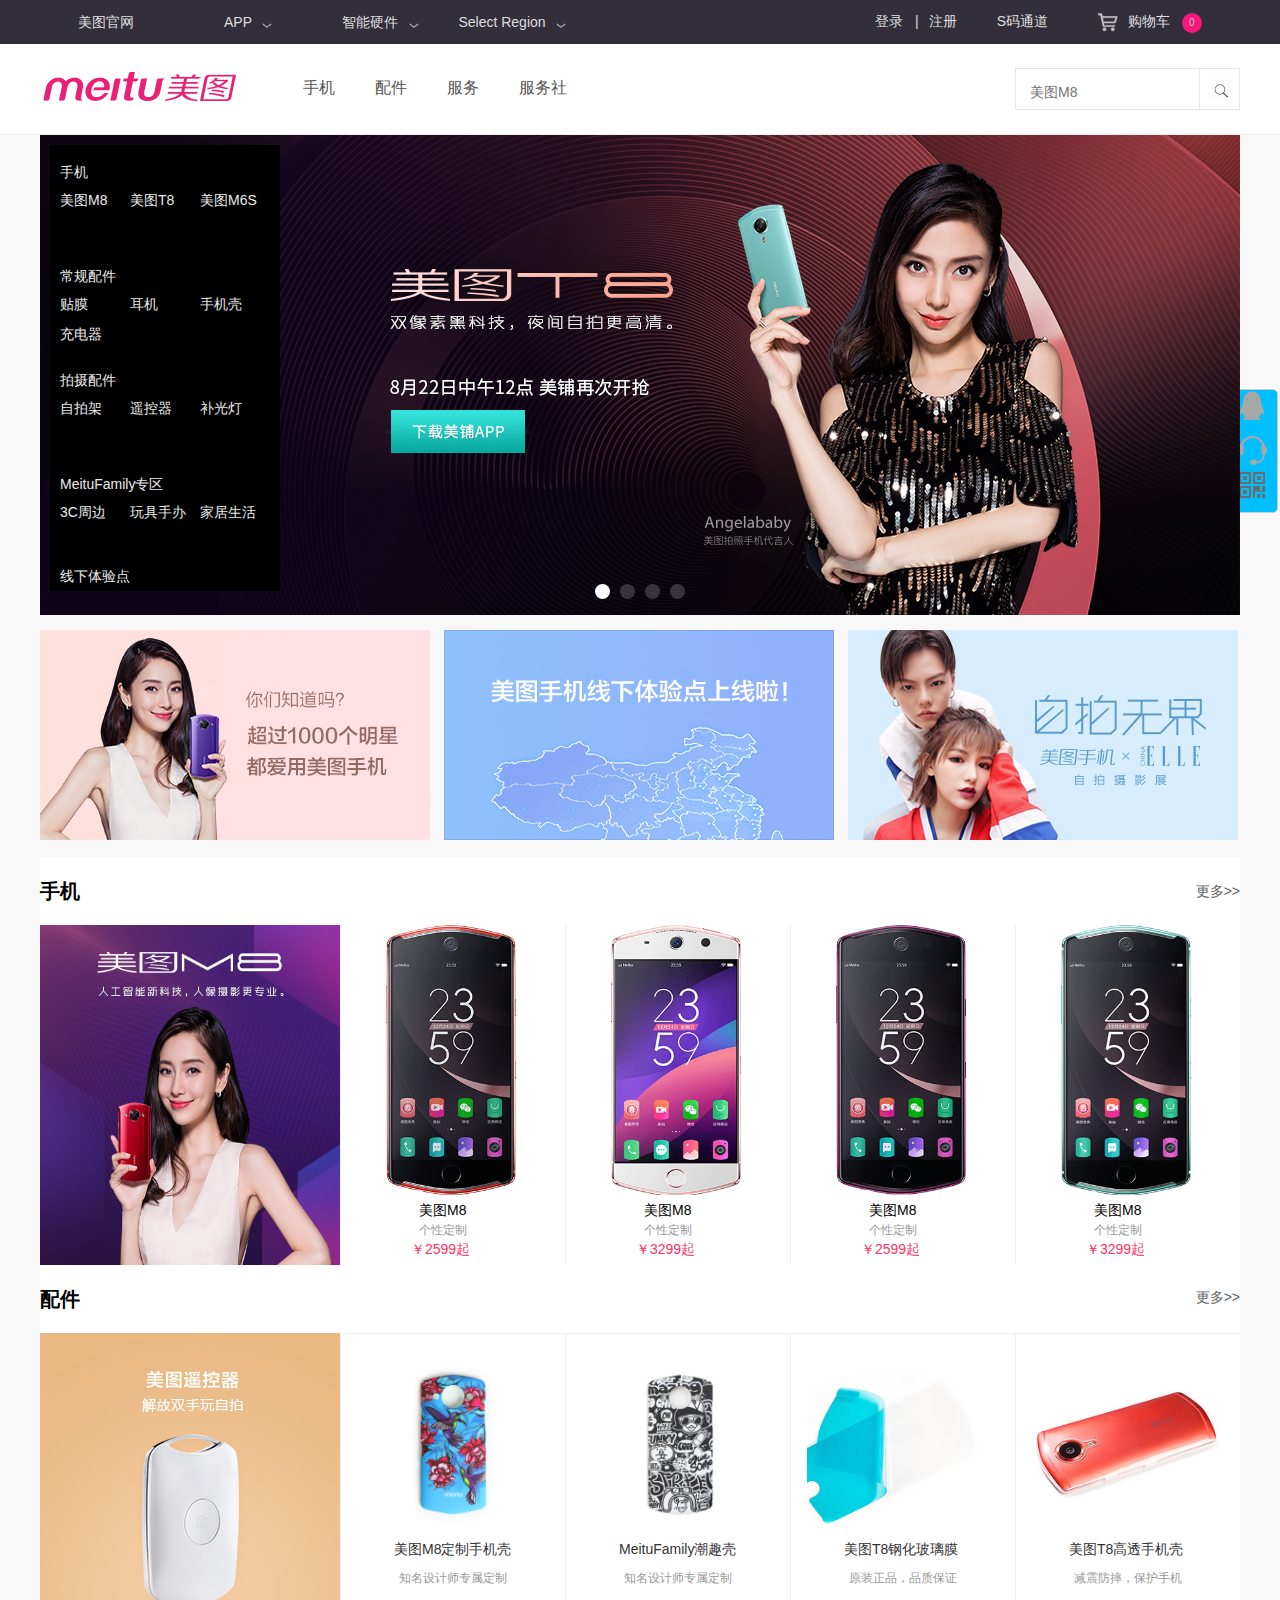
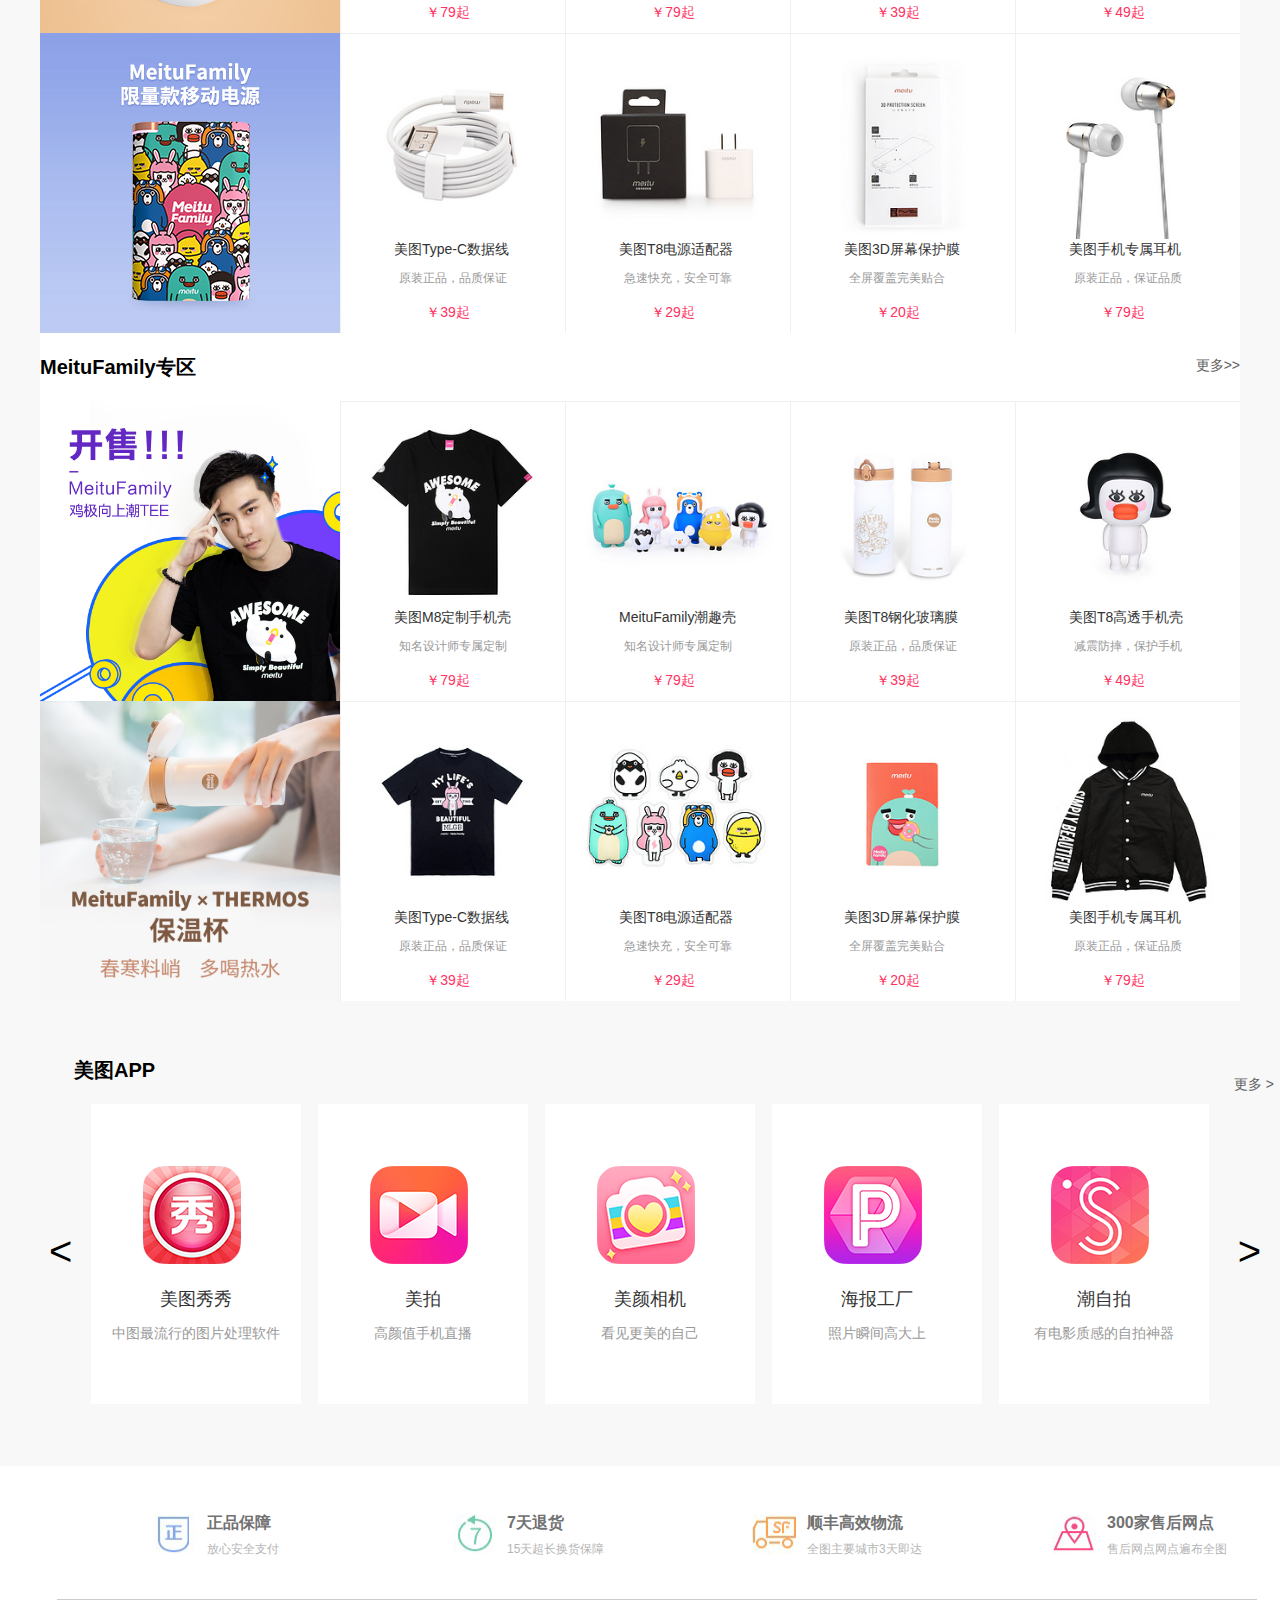
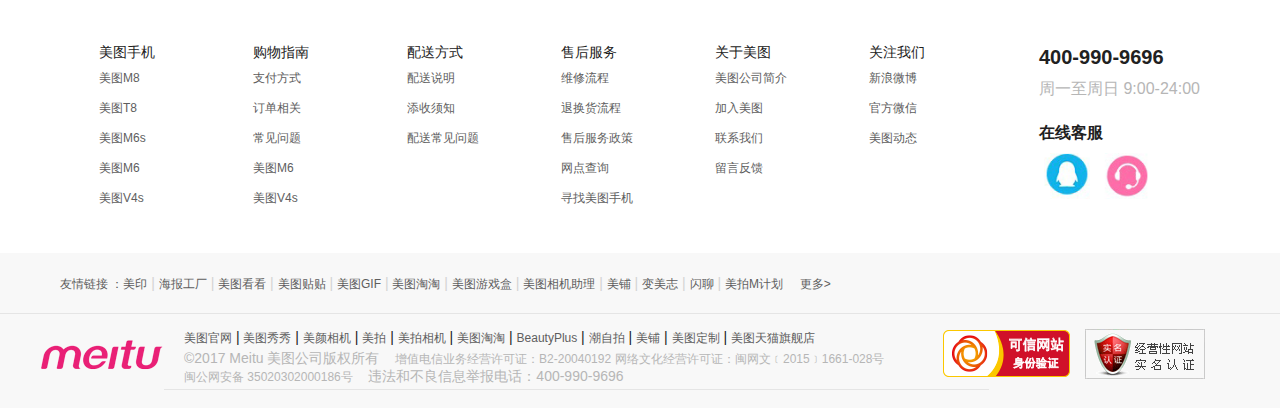
<file: index.html>
<!doctype html>
<html>
<head>
<meta charset="UTF-8">
<title>首页</title>
<link rel="stylesheet" type="text/css" href="css/common.css"/>
<link rel="stylesheet" type="text/css" href="css/index.css"/>
</head>
<body>
	<!-- header -->
	<header>
		<div class="header_box">
			<ul class="h_box_left">
				<li class="h_box_left_a"><a href="#">美图官网</a></li>
				<li class="h_box_left_a">
					<a href="#"><img class="xx" src="img/jiantoux.png" alt=""><img class="ss" src="img/jiantous.png" alt="">APP</a>
					<ul class="h_box_left_b">
						<li><a href="#">美图秀秀</a></li>
						<li><a href="#">美颜相机</a></li>
						<li><a href="#">美拍</a></li>
						<li><a href="#">了解更多产品</a></li>
					</ul>
				</li>
				<li class="h_box_left_a">
					<a href="#"><img class="xx1" src="img/jiantoux.png" alt=""><img class="ss1" src="img/jiantous.png" alt="">智能硬件</a>
					<ul class="h_box_left_b">
						<li><a href="#">美图智能手机</a></li>
					</ul>
				</li>
				<li class="h_box_left_a">
					<a href="#"><img class="xx2" src="img/jiantoux.png" alt=""><img class="ss2" src="img/jiantous.png" alt="">Select Region</a>
					<ul class="h_box_left_b">
						<li><a href="#">Global Home</a></li>
						<li><a href="#">Hong Kong</a></li>
						<li><a href="#">Macao</a></li>
						<li><a href="#">Taiwan</a></li>
					</ul>
				</li>
			</ul>
			<ul class="h_box_right">
				<li class="h_b_r_zd">
					<a href="#" style="padding-right:10px;">登录&nbsp;&nbsp;&nbsp;|</a>
					<a href="#" >注册</a>
				</li>
				<li class="h_b_r_s"><a href="#">S码通道</a></li>
				<li class="h_b_r_shopping" style="width:132px;">
					<a href="#"><img src="img/shopping.png" alt="" />购物车&nbsp;&nbsp;&nbsp;<span>0</span></a>
					<div class="h_box_r_box"><a href="#">购物车中还没有东西马上去挑选一下吧...</a></div>
				</li>
			</ul>
		</div>
	</header>
	<!-- nav -->
	<div class="nav">
		<div class="nav_content">
			<div class="nav_left">
				<a href="#"><img src="img/logo.png" alt=""></a>
			</div>
			<div class="nav_center">
				<a href="#">手机</a>
				<a href="#">配件</a>
				<a href="#">服务</a>
				<a href="#">服务社</a>
			</div>
			<div class="nav_right">
				<input class="n_nr_in" type="text" placeholder="美图M8" />
				<input class="n_nr_se" type="button"  value=""/>
				<img src="img/b.png"/>
			</div>
		</div>
	</div>
	<!--banner-->
	<div class="banner">
		<div class="banner_box">
			<div class="swiper-container" id='box'>
				<div class="swiper-wrapper">
					<div class="swiper-slide"><img src="img/swiper_0.jpg"></div>
					<div class="swiper-slide"><img src="img/swiper_1.jpg"></div>
					<div class="swiper-slide"><img src="img/swiper_2.jpg"></div>
					<div class="swiper-slide"><img src="img/swiper_3.jpg"></div>
				</div>
				<div class="swiper-pagination"></div>
			</div>
			<div class="banner_menu">
				<ul class="b_m_uls">
					<li class="b_m_u_lis">
						<dl>
							<dt><a href="#">手机</a></dt>
							<dd><a href="#">美图M8</a></dd>
							<dd><a href="#">美图T8</a></dd>
							<dd><a href="#">美图M6S</a></dd>
						</dl>
						<div class="b_m_u_lis_box">
							<div class="bmulb_sex">
								<a  href="#"><img src="img/b_m_u_lis_01.jpg"><span>美图M8</span></a>
							</div>
							<div class="bmulb_sex">
								<a  href="#"><img src="img/b_m_u_lis_02.jpg"><span>美图T8</span></a>
							</div>
							<div class="bmulb_sex">
								<a  href="#"><img src="img/b_m_u_lis_03.jpg"><span>限量版</span></a>
							</div>
							<div class="bmulb_sex">
								<a  href="#"><img src="img/b_m_u_lis_04.jpg"><span>美图T8</span></a>
							</div>
							<div class="bmulb_sex">
								<a  href="#"><img src="img/b_m_u_lis_01.jpg"><span>美图M8</span></a>
							</div>
						</div>
					</li>
					<li class="b_m_u_lis">
						<dl>
							<dt><a href="#">常规配件</a></dt>
							<dd><a href="#">贴膜</a></dd>
							<dd><a href="#">耳机</a></dd>
							<dd><a href="#">手机壳</a></dd>
							<dd><a href="#">充电器</a></dd>
						</dl>
						<div class="b_m_u_lis_box">
							<div class="bmulb_sex">
								<a  href="#"><img src="img/b_m_u_lis_05.jpg"><span>美图M8</span></a>
							</div>
							<div class="bmulb_sex">
								<a  href="#"><img src="img/b_m_u_lis_06.jpg"><span>美图T8</span></a>
							</div>
							<div class="bmulb_sex">
								<a  href="#"><img src="img/b_m_u_lis_07.jpg"><span>限量版</span></a>
							</div>
							<div class="bmulb_sex">
								<a  href="#"><img src="img/b_m_u_lis_08.jpg"><span>美图T8</span></a>
							</div>
							<div class="bmulb_sex">
								<a  href="#"><img src="img/b_m_u_lis_06.jpg"><span>美图M8</span></a>
							</div>
						</div>
					</li>
					<li class="b_m_u_lis">
						<dl>
							<dt><a href="#">拍摄配件</a></dt>
							<dd><a href="#">自拍架</a></dd>
							<dd><a href="#">遥控器</a></dd>
							<dd><a href="#">补光灯</a></dd>
						</dl>
						<div class="b_m_u_lis_box">
							<div class="bmulb_sex">
								<a  href="#"><img src="img/b_m_u_lis_09.jpg"><span>美图M8</span></a>
							</div>
							<div class="bmulb_sex">
								<a  href="#"><img src="img/b_m_u_lis_10.jpg"><span>美图T8</span></a>
							</div>
							<div class="bmulb_sex">
								<a  href="#"><img src="img/b_m_u_lis_11.jpg"><span>限量版</span></a>
							</div>
						</div>
					</li>
					<li class="b_m_u_lis">
						<dl>
							<dt><a href="#">MeituFamily专区</a></dt>
							<dd><a href="#">3C周边</a></dd>
							<dd><a href="#">玩具手办</a></dd>
							<dd><a href="#">家居生活</a></dd>
						</dl>
						<div class="b_m_u_lis_box">
							<div class="bmulb_sex">
								<a  href="#"><img src="img/b_m_u_lis_12.jpg"><span>美图M8</span></a>
							</div>
							<div class="bmulb_sex">
								<a  href="#"><img src="img/b_m_u_lis_13.jpg"><span>美图T8</span></a>
							</div>
							<div class="bmulb_sex">
								<a  href="#"><img src="img/b_m_u_lis_12.jpg"><span>限量版</span></a>
							</div>
							<div class="bmulb_sex">
								<a  href="#"><img src="img/b_m_u_lis_13.jpg"><span>限量版</span></a>
							</div>
						<div class="b_m_u_lis_box">
					</li>
					<li class="b_m_u_lis" style="width:210px;height:20px;">
						<dl>
							<dt ><a style="line-height:20px;" href="#">线下体验点</a></dt>
						</dl>
					</li>
				</ul>
			</div>
		</div>
	</div>
<!--activity-->
	<div class="activity">
		<div class="activity_box">
			<a href="#" style="margin-left:0px;"><img src="img/activity_1.jpg" alt="" /></a>
			<a href="#"><img src="img/activity_2.jpg" alt="" /></a>
			<a href="#"><img src="img/activity_3.jpg" alt="" /></a>
		</div>
	</div>
<!--content-->
<!--手机-->
	<div class="content">
		<div class="content_sj">
			<div class="c_s_top">
				<p style="font-weight: 700;">手机</p>
				<a href="#">更多>></a>
			</div>
			<div class="c_s_bottom">
				<a href="#"><img src="img/shouji_1.jpg" alt="" class="csb_img"/></a>
				<div class="csb_box">
					<a href="#"><img class="csb_box_one" src="img/shouji_2.gif" alt="" /></a>
					<a href="#"><img class="csb_box_two" src="img/shouji_3.gif" alt="" /></a>
					<div class="csb_box_three">
						<p class="cb_five">美图M8</p>
						<p class="cb_six">个性定制</p>
						<p class="cb_seven"><a href="#" style="margin-left:25px;color: #ff3161;">￥2599起</a></p>
					</div>
				</div>
				<div class="csb_box">
					<a href="#"><img class="csb_box_one" src="img/shouji_4.gif" alt="" /></a>
					<a href="#"><img class="csb_box_two" src="img/shouji_5.gif" alt="" /></a>
					<div class="csb_box_three">
						<p class="cb_five">美图M8</p>
						<p class="cb_six">个性定制</p>
						<p class="cb_seven"><a href="#" style="margin-left:25px;color: #ff3161;">￥3299起</a></p>
					</div>
				</div>
				<div class="csb_box">
					<a href="#"><img class="csb_box_one" src="img/shouji_6.gif" alt="" /></a>
					<a href="#"><img class="csb_box_two" src="img/shouji_7.gif" alt="" /></a>
					<div class="csb_box_three">
						<p class="cb_five">美图M8</p>
						<p class="cb_six">个性定制</p>
						<p class="cb_seven"><a href="#" style="margin-left:25px;color: #ff3161;">￥2599起</a></p>
					</div>
				</div>
				<div class="csb_box">
					<a href="#"><img class="csb_box_one" src="img/shouji_8.gif" alt="" /></a>
					<a href="#"><img class="csb_box_two" src="img/shouji_9.gif" alt="" /></a>
					<div class="csb_box_three">
						<p class="cb_five">美图M8</p>
						<p class="cb_six">个性定制</p>
						<p class="cb_seven"><a href="#" style="margin-left:25px;color: #ff3161;">￥3299起</a></p>
					</div>
				</div>
			</div>
		</div>
<!--配件-->
		<div class="content_pj">
			<div class="c_p_top">
				<p style="font-weight: 700;">配件</p>
				<a href="#">更多>></a>
			</div>
			<div class="c_p_bottom">
				<a href="#"><img src="img/peijian_1.jpg" class="pjb_one"></a>
				<div class="pjb_two">
					<a href="#"><img class="pjb_four" src="img/peijian_2.jpg"></a>
					<p>美图M8定制手机壳</p>
					<p>知名设计师专属定制</p>
					<a href="#" class="pjb_three">￥79起</a>
				</div>
				<div class="pjb_two">
					<a href="#"><img class="pjb_four" src="img/peijian_3.jpg"></a>
					<p>MeituFamily潮趣壳</p>
					<p>知名设计师专属定制</p>
					<a href="#" class="pjb_three">￥79起</a>
				</div>
				<div class="pjb_two">
					<a href="#"><img class="pjb_four" src="img/peijian_4.jpg"></a>
					<p>美图T8钢化玻璃膜</p>
					<p>原装正品，品质保证</p>
					<a href="#" class="pjb_three">￥39起</a>
				</div>
				<div class="pjb_two">
					<a href="#"><img class="pjb_four" src="img/peijian_5.jpg"></a>
					<p>美图T8高透手机壳</p>
					<p>减震防摔，保护手机</p>
					<a href="#" class="pjb_three">￥49起</a>
				</div>
			</div>
			<div class="c_p_bottom">
				<a href="#"><img src="img/peijian_6.jpg" class="pjb_one"></a>
				<div class="pjb_two">
					<a href="#"><img class="pjb_four" src="img/peijian_7.jpg"></a>
					<p>美图Type-C数据线</p>
					<p>原装正品，品质保证</p>
					<a href="#" class="pjb_three">￥39起</a>
				</div>
				<div class="pjb_two">
					<a href="#"><img class="pjb_four" src="img/peijian_8.jpg"></a>
					<p>美图T8电源适配器</p>
					<p>急速快充，安全可靠</p>
					<a href="#" class="pjb_three">￥29起</a>
				</div>
				<div class="pjb_two">
					<a href="#"><img class="pjb_four" src="img/peijian_9.jpg"></a>
					<p>美图3D屏幕保护膜</p>
					<p>全屏覆盖完美贴合</p>
					<a href="#" class="pjb_three">￥20起</a>
				</div>
				<div class="pjb_two">
					<a href="#"><img class="pjb_four" src="img/peijian_10.jpg"></a>
					<p>美图手机专属耳机</p>
					<p>原装正品，保证品质</p>
					<a href="#" class="pjb_three">￥79起</a>
				</div>
			</div>
		</div>
<!--MeituFamily专区-->
		<div class="content_pj">
			<div class="c_p_top">
				<p style="font-weight: 700;">MeituFamily专区</p>
				<a href="#">更多>></a>
			</div>
			<div class="c_p_bottom">
				<a href="#"><img src="img/peijian_11.jpg" class="pjb_one"></a>
				<div class="pjb_two">
					<a href="#"><img class="pjb_four" src="img/peijian_12.jpg"></a>
					<p>美图M8定制手机壳</p>
					<p>知名设计师专属定制</p>
					<a href="#" class="pjb_three">￥79起</a>
				</div>
				<div class="pjb_two">
					<a href="#"><img class="pjb_four" src="img/peijian_13.jpg"></a>
					<p>MeituFamily潮趣壳</p>
					<p>知名设计师专属定制</p>
					<a href="#" class="pjb_three">￥79起</a>
				</div>
				<div class="pjb_two">
					<a href="#"><img class="pjb_four" src="img/peijian_14.jpg"></a>
					<p>美图T8钢化玻璃膜</p>
					<p>原装正品，品质保证</p>
					<a href="#" class="pjb_three">￥39起</a>
				</div>
				<div class="pjb_two">
					<a href="#"><img class="pjb_four" src="img/peijian_15.jpg"></a>
					<p>美图T8高透手机壳</p>
					<p>减震防摔，保护手机</p>
					<a href="#" class="pjb_three">￥49起</a>
				</div>
			</div>
			<div class="c_p_bottom">
				<a href="#"><img src="img/peijian_16.jpg" class="pjb_one"></a>
				<div class="pjb_two">
					<a href="#"><img class="pjb_four" src="img/peijian_17.jpg"></a>
					<p>美图Type-C数据线</p>
					<p>原装正品，品质保证</p>
					<a href="#" class="pjb_three">￥39起</a>
				</div>
				<div class="pjb_two">
					<a href="#"><img class="pjb_four" src="img/peijian_18.jpg"></a>
					<p>美图T8电源适配器</p>
					<p>急速快充，安全可靠</p>
					<a href="#" class="pjb_three">￥29起</a>
				</div>
				<div class="pjb_two">
					<a href="#"><img class="pjb_four" src="img/peijian_19.jpg"></a>
					<p>美图3D屏幕保护膜</p>
					<p>全屏覆盖完美贴合</p>
					<a href="#" class="pjb_three">￥20起</a>
				</div>
				<div class="pjb_two">
					<a href="#"><img class="pjb_four" src="img/peijian_20.jpg"></a>
					<p>美图手机专属耳机</p>
					<p>原装正品，保证品质</p>
					<a href="#" class="pjb_three">￥79起</a>
				</div>
			</div>
		</div>
	</div>
<!--美图APP-->
	<div class="app">
		<div class="app_box">
			<div class="app_box_top">
				<p>美图APP</p>
				<a href="#">更多 ></a>
			</div>
			<div class="app_box_bottom">
				<span id="abb_cl_left"><</span>
				<div id="abb_app">
					<ul id="abb_app_uls">
						<li>
							<a href="#">
							<img src="img/meitu_app_1.png" alt="" />
							<span class="abb_app_so">美图秀秀</span>
							<span class="abb_app_st">中图最流行的图片处理软件</span>
							</a>
						</li>
						<li>
							<a href="#">
							<img src="img/meitu_app_2.png" alt="" />
							<span class="abb_app_so">美拍</span>
							<span class="abb_app_st">高颜值手机直播</span>
							</a>
						</li>
						<li>
							<a href="#">
							<img src="img/meitu_app_3.png" alt="" />
							<span class="abb_app_so">美颜相机</span>
							<span class="abb_app_st">看见更美的自己</span>
							</a>
						</li>
						<li>
							<a href="#">
							<img src="img/meitu_app_4.png" alt="" />
							<span class="abb_app_so">海报工厂</span>
							<span class="abb_app_st">照片瞬间高大上</span>
							</a>
						</li>
						<li>
							<a href="#">
							<img src="img/meitu_app_5.png" alt="" />
							<span class="abb_app_so">潮自拍</span>
							<span class="abb_app_st">有电影质感的自拍神器</span>
							</a>
						</li>
						<li>
							<a href="#">
							<img src="img/meitu_app_6.png" alt="" />
							<span class="abb_app_so">美妆相机</span>
							<span class="abb_app_st">效果最好的美妆神器</span>
							</a>
						</li>
						<li>
							<a href="#">
							<img src="img/meitu_app_7.png" alt="" />
							<span class="abb_app_so">万能相机</span>
							<span class="abb_app_st">你只需要一个相机APP</span>
							</a>
						</li>
						<li>
							<a href="#">
							<img src="img/meitu_app_8.png" alt="" />
							<span class="abb_app_so">柚子相机</span>
							<span class="abb_app_st">人人都是摄影师</span>
							</a>
						</li>
					</ul>
				</div>
				<span id="abb_cl_right">></span>
			</div>
		</div>
	</div>
<!--footer-->
	<div class="footer">
		<div class="footer_top">
			<div class="ft_top">
				<div class="ft_sex">
					<img src="img/footer_top_1.png" alt="" />
					<h5>正品保障</h5>
					<p>放心安全支付</p>
				</div>
				<div class="ft_sex">
					<img src="img/footer_top_2.png" alt="" />
					<h5>7天退货</h5>
					<p>15天超长换货保障</p>
				</div>
				<div class="ft_sex">
					<img src="img/footer_top_3.png" alt="" />
					<h5>顺丰高效物流</h5>
					<p>全图主要城市3天即达</p>
				</div>
				<div class="ft_sex">
					<img src="img/footer_top_4.png" alt="" />
					<h5>300家售后网点</h5>
					<p>售后网点网点遍布全图</p>
				</div>
			</div>
			<div class="ft_bottom">
				<dl>
					<dt>美图手机</dt>
					<dd><a href="#">美图M8</a></dd>
					<dd><a href="#">美图T8</a></dd>
					<dd><a href="#">美图M6s</a></dd>
					<dd><a href="#">美图M6</a></dd>
					<dd><a href="#">美图V4s</a></dd>
				</dl>
				<dl>
					<dt>购物指南</dt>
					<dd><a href="#">支付方式</a></dd>
					<dd><a href="#">订单相关</a></dd>
					<dd><a href="#">常见问题</a></dd>
					<dd><a href="#">美图M6</a></dd>
					<dd><a href="#">美图V4s</a></dd>
				</dl>
				<dl>
					<dt>配送方式</dt>
					<dd><a href="#">配送说明</a></dd>
					<dd><a href="#">添收须知</a></dd>
					<dd><a href="#">配送常见问题</a></dd>
				</dl>
				<dl>
					<dt>售后服务</dt>
					<dd><a href="#">维修流程</a></dd>
					<dd><a href="#">退换货流程</a></dd>
					<dd><a href="#">售后服务政策</a></dd>
					<dd><a href="#">网点查询</a></dd>
					<dd><a href="#">寻找美图手机</a></dd>
				</dl>
				<dl>
					<dt>关于美图</dt>
					<dd><a href="#">美图公司简介</a></dd>
					<dd><a href="#">加入美图</a></dd>
					<dd><a href="#">联系我们</a></dd>
					<dd><a href="#">留言反馈</a></dd>
				</dl>
				<dl>
					<dt>关注我们</dt>
					<dd><a href="#">新浪微博</a></dd>
					<dd><a href="#">官方微信</a></dd>
					<dd><a href="#">美图动态</a></dd>
				</dl>
				<div class="ft_bottom_right">
					<h5>400-990-9696</h5>
					<p>周一至周日  9:00-24:00</p>
					<h3>在线客服</h3>
					<a href="#"><img src="img/footer_img_1.png" alt="" /></a>
					<a href="#"><img src="img/footer_img_2.png" alt="" /></a>
				</div>
			</div>
		</div>
		<div class="footer_bottom">
			<div class="fb_top">
				<ul style="margin-left:60px;">
					<li style="font-size: 12px;color: #5e5e5e;line-height: 22px;">友情链接 ：</li>
					<li><a href="#">美印</a>&nbsp;|&nbsp;</li>
					<li><a href="#">海报工厂</a>&nbsp;|&nbsp;</li>
					<li><a href="#">美图看看</a>&nbsp;|&nbsp;</li>
					<li><a href="#">美图贴贴</a>&nbsp;|&nbsp;</li>
					<li><a href="#">美图GIF</a>&nbsp;|&nbsp;</li>
					<li><a href="#">美图淘淘</a>&nbsp;|&nbsp;</li>
					<li><a href="#">美图游戏盒</a>&nbsp;|&nbsp;</li>
					<li><a href="#">美图相机助理</a>&nbsp;|&nbsp;</li>
					<li><a href="#">美铺</a>&nbsp;|&nbsp;</li>
					<li><a href="#">变美志</a>&nbsp;|&nbsp;</li>
					<li><a href="#">闪聊</a>&nbsp;|&nbsp;</li>
					<li><a href="#">美拍M计划</a></li>
					<li><a href="#">&nbsp;&nbsp;&nbsp;&nbsp;&nbsp;更多></a></li>
				</ul>
			</div>
			<div class="fb_bottom">
				<a href="#"><img src="img/footer_logo.png" alt="" style="float:left;margin-top:25px;"/></a>
				<div class="fb_bottom_sex" style="width: 825px;">
					<ul>
						<li><a href="#">美图官网</a>&nbsp;|&nbsp;</li>
						<li><a href="#">美图秀秀</a>&nbsp;|&nbsp;</li>
						<li><a href="#">美颜相机</a>&nbsp;|&nbsp;</li>
						<li><a href="#">美拍</a>&nbsp;|&nbsp;</li>
						<li><a href="#">美拍相机</a>&nbsp;|&nbsp;</li>
						<li><a href="#">美图淘淘</a>&nbsp;|&nbsp;</li>
						<li><a href="#">BeautyPlus</a>&nbsp;|&nbsp;</li>
						<li><a href="#">潮自拍</a>&nbsp;|&nbsp;</li>
						<li><a href="#">美铺</a>&nbsp;|&nbsp;</li>
						<li><a href="#">美图定制</a>&nbsp;|&nbsp;</li>
						<li><a href="#">美图天猫旗舰店</a></li>
					</ul>
					<div style="margin: 34px 0 0 20px;color: #b6b6b6">
						©2017&nbsp;Meitu&nbsp;美图公司版权所有 &nbsp;&nbsp;
						<a href="#">增值电信业务经营许可证：B2-20040192</a>
						<a href="#">网络文化经营许可证：闽网文﹝2015﹞1661-028号</a>
					</div>
					<div style="margin: -3px 0 0 20px;color: #b6b6b6;font-size:14px;">
						<a href="#">闽公网安备 35020302000186号</a>
						 &nbsp;&nbsp; 违法和不良信息举报电话：400-990-9696
					</div>
				</div>
				<a href="#"><img src="img/footer_3.png" alt="" style="float:right;margin:-60px 170px 0 0;"/></a>
				<a href="#"><img src="img/footer_4.png" alt="" style="float:right;margin:-61px 35px 0 0;"/></a>
			</div>
		</div>
	</div>
<!--侧边栏-->
	<!--左侧边栏-->
	<div id="left_side">
		<ul id="rs_box">
			<li id="rs_box_daohang" style="cursor: pointer;">导航</li>
			<li id="rs_box_shouji" style="cursor: pointer;">手机</li>
			<li id="rs_box_peijian" style="cursor: pointer;">配件</li>
			<li id="rs_box_zhuanqu" style="cursor: pointer;">专区</li>
			<li id="rs_box_app" style="cursor: pointer;">APP</li>
		</ul>
	</div>
	<!--右侧边栏-->
	<div id="right_side">
		<p class="rs_qq" title="QQ客服"></p>
		<p class="rs_kf" title="客户服务"></p>
		<p id="rs_gzh">
			<ul id="rs_gzh_sex">
				<li><img src="img/right_side_ewm.jpg" alt="" class="rs_img"/></li>
				<li style="display: list-item;text-align: center;"><span >关注美图手机公众号</span></li>
			</ul>
		</p>
		<div id="rs_zd" title="回到顶部"></div>
	</div>
</body>
<link rel="stylesheet" type="text/css" href="css/swiper-3.3.1.min.css"/>
<script type="text/javascript" src="js/jquery-2.1.0.js"></script>
<script src="js/swiper-3.3.1.min.js"></script>
<script src="js/index.js"></script>
</html>
</file>
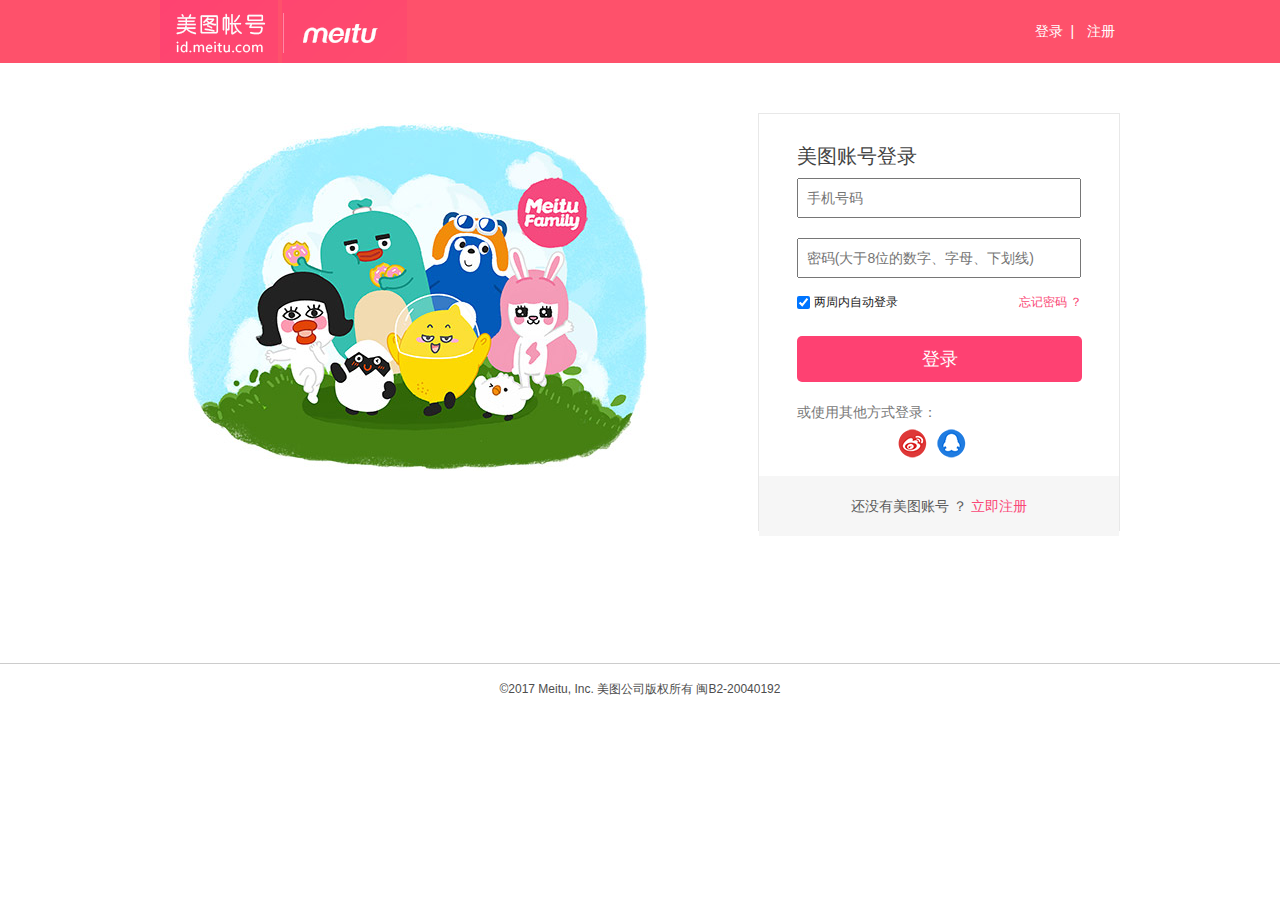
<file: login.html>
<!doctype html>
<html>
<head>
<meta charset="UTF-8">
<title>登陆</title>
<link rel="stylesheet" type="text/css" href="css/common.css"/>
<link rel="stylesheet" type="text/css" href="css/login.css"/>
</head>
<body>
	<!-- header -->
	<header>
		<div class="header_box">
			<div class="h_b_left">
				<a href="#"><img src="img/log_1.png" alt=""></a>
				<a href="#"><img src="img/log_2.png" alt=""></a>
			</div>
			<div class="h_b_right">
				<a href="#">注册</a>
				<a href="#">登录&nbsp;&nbsp;|&nbsp;&nbsp;</a>
			</div>
		</div>
	</header>
	<!-- content -->
	<div class="content">
		<div class="content_box">
			<div class="c_b_img">
				<img src="img/login.jpg" alt="">
			</div>
			<div class="c_b_aside">
				<p class="aside_headline">美图账号登录</p>
				<input type="text" id="txt1" placeholder="&nbsp;&nbsp;手机号码"/>
				<input type="password" id="txt2" placeholder="&nbsp;&nbsp;密码(大于8位的数字、字母、下划线)"/>
				<div class="aside_option">
					<input type="checkbox" checked style="vertical-align: middle;"/>&nbsp;<span style="font-size: 12px;line-height: 28px;">两周内自动登录</span>
					<a href="#">忘记密码  ？</a>
				</div>
				<div id="aside_login">
					<p id="a_l_BTLogin">登录</p>
				</div>
				<p style="font-size: 14px;color: #787878;margin: 20px 0 0 38px;">或使用其他方式登录：</p>
				<a href="#"><img src="img/wb_img.gif" alt="" style="margin:5px 5px 0 138px;"/></a>
		 		<a href=""><img src="img/qq_img.gif" alt=""  style="margin-top: 5px;"/></a>	
		 		<div class="aside_bottom">
					还没有美图账号 ？
					<a href="#" style="color: #fa4776;">立即注册</a>
				</div>
			</div>
		</div>
	</div>
	<!-- footer -->
	<footer>
		©2017 Meitu, Inc. 美图公司版权所有 
		<a href="#" style="color: #4d4d4d;">闽B2-20040192</a>
	</footer>
</body>
</html>
</file>
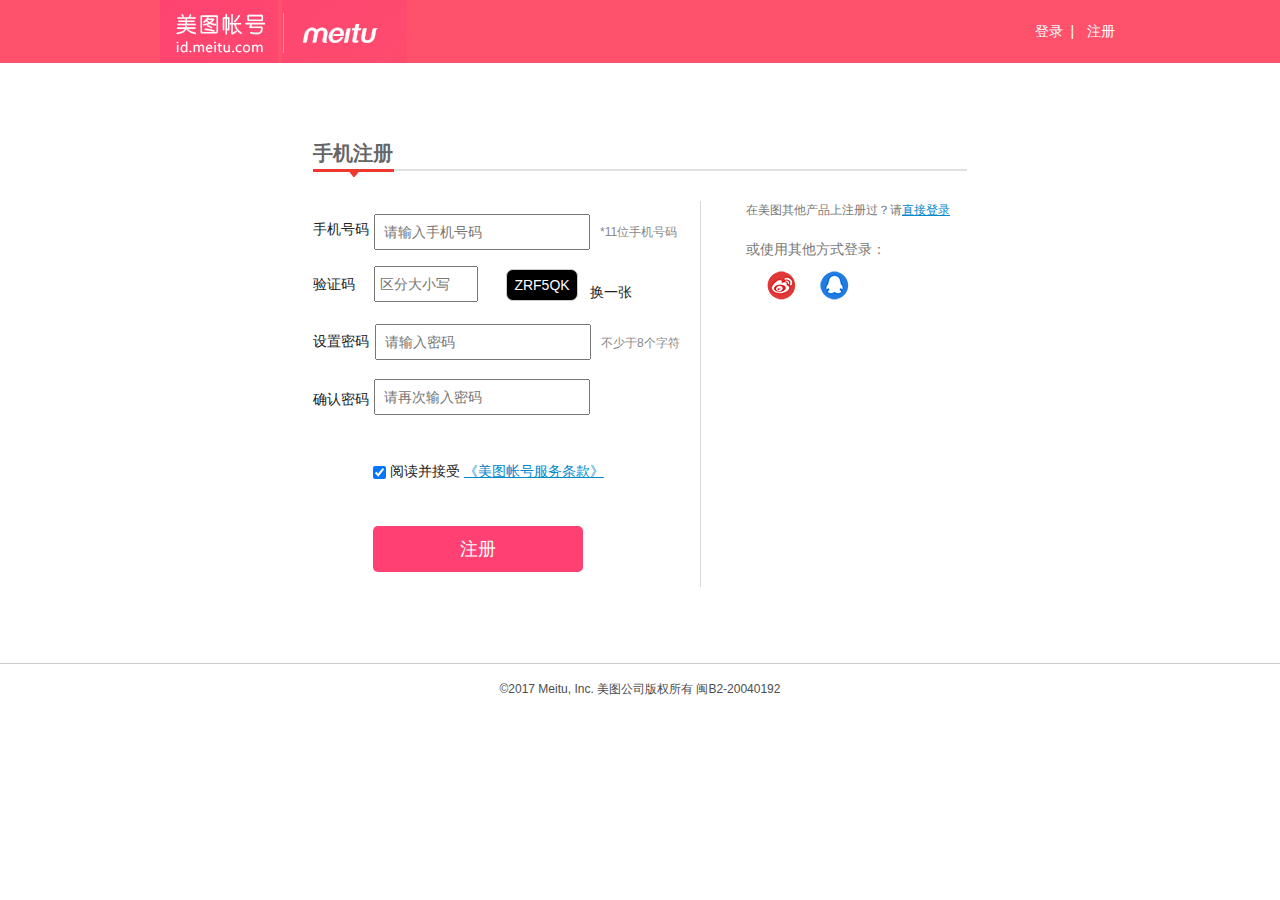
<file: register.html>
<!doctype html>
<html lang="en">
<head>
<meta charset="UTF-8">
<title>注册</title>
<link rel="stylesheet" type="text/css" href="css/common.css"/>
<link rel="stylesheet" type="text/css" href="css/register.css"/>
</head>
<body>
	<!-- header -->
	<header>
		<div class="header_box">
			<div class="h_b_left">
				<a href="#"><img src="img/log_1.png" alt=""></a>
				<a href="#"><img src="img/log_2.png" alt=""></a>
			</div>
			<div class="h_b_right">
				<a href="#">注册</a>
				<a href="#">登录&nbsp;&nbsp;|&nbsp;&nbsp;</a>
			</div>
		</div>
	</header>
	<!-- nav -->
	<div class="nav">
		<div class="nav_box">
			<div class="n_b_top">
				<h3>手机注册</h3>
				<img src="img/icon.png" alt=""/>
			</div>
			<div class="n_b_bottom">
				<div class="n_bottom_left">
					<ul>
						<li>
							<span style="display: block;padding-top: 18px;">手机号码&nbsp;</span>
							<input type="text" placeholder="&nbsp;&nbsp;请输入手机号码" required="required" style="display:block;margin: -26px 0 0 61px;width: 212px;height: 32px;"/>
							<span id="n_b_l_phone">*11位手机号码</span>
						</li>
						<li>
							<span>验证码&nbsp;&nbsp;&nbsp;&nbsp;</span>
							<input id="n_b_l_verification_one" type="text" placeholder="&nbsp;区分大小写"  style="width: 100px;height: 32px;"/>
							<span type="text" id="n_b_l_verification_two"></span>
							<span id="n_b_l_change">换一张</span>
						</li>
						<li>
							<span style="float: left;">设置密码&nbsp;</span>
							<input id="n_b_l_password" type="password" placeholder="&nbsp;&nbsp;请输入密码" required="required"/>
							<span id="n_b_l_password_t">不少于8个字符</span>
						</li>
						<li style="margin-top:20px ;">
							<span style="font-size: 14px;display: block;margin: -27px 0 0 0px;float: left;">确认密码&nbsp;</span>
							<input id="n_b_l_again" type="password" placeholder="&nbsp;&nbsp;请再次输入密码" required="required"/>
						</li>
						<li>
							<div class="n_b_l_check" style="margin: -20px 0 0 60px;">
								<input type="checkbox" checked style="vertical-align: middle;"/>&nbsp;<span>阅读并接受</span>
								<a href="#" style="color: #0088cc;text-decoration: underline;">《美图帐号服务条款》</a>
							</div>
						</li>
						<div id="n_b_l_register">
							<p id="n_b_l_register_c">注册</p>
						</div>
					</ul>
				</div>
				<div class="n_bottom_right">
					<p>在美图其他产品上注册过？请<a href="login.html" style="color: #0088cc;text-decoration: underline;">直接登录</a></p>
					<p style="color: #787878;margin-top:20px;font-size: 14px;">或使用其他方式登录：</p>
					<div style="margin-top:10px;">
						<a href="#" style="margin-left:20px;"><img src="img/wb_img.gif" alt=""></a>
						<a href="#" style="margin-left:20px;"><img src="img/qq_img.gif" alt=""></a>
					</div>
				</div>
			</div>
		</div>
	</div>
	<!-- footer -->
	<footer>
		©2017 Meitu, Inc. 美图公司版权所有 
		<a href="#" style="color: #4d4d4d;">闽B2-20040192</a>
	</footer>
</body>
</html>
<script type="text/javascript" src="js/$.js"></script>
<script type="text/javascript" src="js/register.js" ></script>
</file>
<file: css/common.css>
html,
body {
  /*overflow: hidden;*/
  height: 100%; }


html {
  /*background-color: #ebebeb;*/
  color: #212121;
  font-size: 100px;
  -webkit-user-select: none;
  user-select: none; }

body {
  margin: 0;
  font-size: 0.14em;
  line-height: 1.5;
  font-family: Helvetica Neue, Helvetica, STHeiTi, sans-serif; }

ul,
ol,
dl,
dd,
h1,
h2,
h3,
h4,
h5,
h6,
figure,
form,
fieldset,
legend,
input,
textarea,
button,
p,
blockquote,
th,
td,
pre,
xmp {
  margin: 0;
  padding: 0; }

input,
textarea,
button,
select,
pre,
xmp,
tt,
code,
kbd,
samp {
  line-height: inherit;
  font-family: inherit; }

h1,
h2,
h3,
h4,
h5,
h6,
small,
big,
input,
textarea,
button,
select {
  font-size: inherit; }

address,
cite,
dfn,
em,
i,
optgroup,
var {
  font-style: normal; }

table {
  border-collapse: collapse;
  border-spacing: 0;
  table-layout: fixed;
  text-align: left; }

ul,
ol,
menu {
  list-style: none; }

fieldset,
img {
  border: 0;
  vertical-align: middle; }

article,
aside,
details,
figcaption,
figure,
footer,
header,
main,
menu,
nav,
section,
summary {
  display: block; }

audio,
canvas,
video {
  display: inline-block; }

blockquote:before,
blockquote:after,
q:before,
q:after {
  content: " "; }

textarea,
pre,
xmp {
  overflow: auto;
  -webkit-overflow-scrolling: touch; }

textarea {
  resize: vertical; }

input,
textarea,
button,
select
a {
  outline: 0 none; }

input,
textarea,
button,
select {
  color: inherit; }
  input:disabled,
  textarea:disabled,
  button:disabled,
  select:disabled {
    opacity: 1; }

button::-moz-focus-inner,
input::-moz-focus-inner {
  padding: 0;
  border: 0; }

input[type="button"],
input[type="submit"],
input[type="reset"],
input[type="file"]::-webkit-file-upload-button,
input[type="search"]::-webkit-search-cancel-button {
  -webkit-appearance: none;
  appearance: none; }

mark {
  background-color: transparent; }

a,
ins,
s,
u,
del {
  text-decoration: none; }

a,
img {
  -webkit-touch-callout: none; }

a {
  color: #00afc7; }
</file>
<file: css/index.css>
body {
  background: #F8F8F8; }

/*header*/
header {
  width: 100%;
  height: 44px;
  background: #322f3b; }

header .header_box {
  width: 1200px;
  height: 44px;
  margin: 0 auto; }

header .header_box .h_box_left {
  float: left; }

header .h_box_left_a {
  display: block;
  width: 92px;
  height: 43px;
  float: left;
  padding: 0 20px;
  border-top: 1px solid #322f3b;
  position: relative;
  transition: all 0.5s; }

header .h_box_left_a a, .h_box_right a {
  display: block;
  font-size: 14px;
  color: #dedede;
  text-align: center;
  line-height: 43px; }

header .h_box_left_a img {
  width: 10px;
  height: 10px; }

header .h_box_left_a .xx {
  position: absolute;
  left: 90px;
  top: 20px;
  display: block; }

header .h_box_left_a .ss {
  position: absolute;
  left: 90px;
  top: 20px;
  display: none; }

header .h_box_left_a .xx1 {
  position: absolute;
  left: 105px;
  top: 20px;
  display: block; }

header .h_box_left_a .ss1 {
  position: absolute;
  left: 105px;
  top: 20px;
  display: none; }

header .h_box_left_a .xx2 {
  position: absolute;
  left: 120px;
  top: 20px;
  display: block; }

header .h_box_left_a .ss2 {
  position: absolute;
  left: 120px;
  top: 20px;
  display: none; }

header .h_box_left_b {
  font-size: 14px;
  background: #27252e;
  width: 160px;
  display: none;
  position: absolute;
  left: 0px;
  z-index: 300;
  margin: -1px;
  transition: all 1s; }

header .h_box_left_a:hover {
  border-top: 1px solid #f8177c;
  background: #27252e;
  color: #fff; }

header .h_box_left_a:hover .h_box_left_b {
  display: block; }

.h_box_left_a:hover .ss {
  display: block; }

.h_box_left_a:hover .xx {
  display: none; }

.h_box_left_a:hover .ss1 {
  display: block; }

.h_box_left_a:hover .xx1 {
  display: none; }

.h_box_left_a:hover .ss2 {
  display: block; }

.h_box_left_a:hover .xx2 {
  display: none; }

.header_box .h_box_right {
  float: right; }

.header_box .h_box_right li {
  float: left;
  height: 43px;
  padding-left: 20px;
  padding-right: 20px;
  transition: all 1s; }

.header_box .h_box_right a {
  float: left; }

.header_box .h_box_right img {
  display: inline-block;
  width: 20px;
  height: 20px;
  color: #fff;
  margin: 0 10px 0 10px; }

.header_box .h_box_right span {
  display: inline-block;
  width: 20px;
  height: 20px;
  font-size: 10px;
  line-height: 20px;
  border-radius: 50%;
  background: #F8177C;
  color: #ccc; }

.header_box .h_box_right .h_box_r_box {
  font-size: 10px;
  background: #fff;
  width: 350px;
  height: 200px;
  border: 1px solid #ccc;
  border-top: none;
  display: none;
  position: absolute;
  top: 44px;
  right: 82px;
  z-index: 1000; }

.h_box_right .h_box_r_box a {
  color: #00BFFF;
  line-height: 200px;
  margin-left: 50px; }

.h_box_right .h_b_r_zd:hover {
  background: #fff; }

.h_box_right .h_b_r_zd:hover a {
  color: #000; }

.h_box_right .h_b_r_s:hover a {
  color: #fff; }

.h_box_right .h_b_r_shopping:hover {
  background: #fff;
  color: #f8177c; }

.h_box_right .h_b_r_shopping:hover .h_box_r_box {
  display: block; }

/*nav*/
.nav {
  width: 100%;
  height: 90px;
  background: #fff;
  border-bottom: 1px solid #eee; }

.nav .nav_content {
  width: 1200px;
  height: 90px;
  margin: 0 auto; }

.nav .nav_left {
  float: left; }

.nav .nav_left img {
  width: 213px;
  height: 45px;
  padding-top: 21px;
  margin-right: 30px; }

.nav .nav_center {
  float: left; }

.nav .nav_center a {
  display: block;
  height: 89px;
  font-size: 16px;
  color: #555;
  line-height: 88px;
  padding: 0 20px;
  float: left; }

.nav .nav_center a:hover {
  color: #F8177C; }

.nav .nav_right {
  float: right;
  width: 223px;
  height: 40px;
  border: 1px solid #e5e5e5;
  margin-top: 24px;
  position: relative; }

.nav .nav_right .n_nr_in {
  margin: 13px 0 0 14px;
  border: 0;
  float: left;
  outline: none; }

.nav .nav_right .n_nr_se {
  display: block;
  width: 40px;
  height: 40px;
  float: right;
  background: #fff;
  border: none;
  border-left: 1px solid #e5e5e5;
  cursor: pointer;
  position: absolute;
  right: 0px;
  top: 0px; }

.nav .nav_right img {
  display: inline-block;
  width: 20px;
  height: 20px;
  position: absolute;
  left: 195px;
  top: 10px;
  cursor: pointer; }

.banner {
  width: 100%;
  height: 480px; }

.banner .banner_box {
  width: 1200px;
  height: 480px;
  margin: 0 auto;
  position: relative; }

.swiper-container img {
  width: 1200px;
  height: 480px; }

.swiper-container .swiper-pagination-bullet {
  width: 15px;
  height: 15px;
  display: inline-block;
  border-radius: 100%;
  background: #eee;
  opacity: .2; }

.swiper-container .swiper-pagination-bullet-active {
  opacity: 1;
  background: #fff; }

.banner .banner_menu {
  position: absolute;
  left: 10px;
  top: 10px;
  z-index: 100;
  transition: all 1s ease; }

.banner .banner_menu .b_m_u_lis {
  height: 94px;
  width: 210px;
  background: #000;
  padding: 5px 10px;
  transition: all 1s; }

.banner_menu .b_m_u_lis a {
  font-size: 14px;
  color: #eaeaea;
  text-align: center;
  line-height: 44px; }

.banner_menu .b_m_u_lis dl a:hover {
  text-decoration: underline; }

.banner_menu .b_m_u_lis dt {
  height: 20px; }

.banner_menu .b_m_u_lis dd {
  width: 60px;
  height: 30px;
  line-height: 60px;
  float: left;
  padding: 0 10px 0 0; }

.banner_menu .b_m_u_lis .b_m_u_lis_box {
  width: 200px;
  height: 465px;
  border: 1px solid #ccc;
  border-top: 2px solid #f8177c;
  z-index: 2000;
  position: absolute;
  left: 230px;
  top: -10px;
  background: #fff;
  padding: 8px 0 0 20px;
  display: none; }

.b_m_u_lis .b_m_u_lis_box .bmulb_sex {
  height: 93px; }

.b_m_u_lis .b_m_u_lis_box a {
  font-size: 14px;
  color: #eaeaea;
  text-align: center;
  line-height: 44px;
  margin-top: 8px; }

.b_m_u_lis .b_m_u_lis_box img {
  display: inline-block;
  width: 77px;
  height: 82px; }

.b_m_u_lis .b_m_u_lis_box span {
  display: block;
  color: #000;
  margin: -90px 0 0 70px; }

.b_m_u_lis_box span:hover {
  color: #F8177C; }

.activity {
  width: 100%;
  height: 227px; }

.activity .activity_box {
  width: 1200px;
  margin: 0 auto;
  margin-top: 15px; }

.activity .activity_box a {
  float: left;
  margin-left: 14px; }

.activity .activity_box img {
  transition: all 1s ease; }

.activity .activity_box a:hover img {
  transform: translateY(-15px); }

.content {
  width: 100%;
  height: 1224px; }

.content .content_sj {
  width: 1200px;
  height: 408px;
  margin: 0 auto;
  background: #fff; }

.content .content_sj .c_s_top {
  width: 1200px;
  height: 68px;
  line-height: 68px; }

.content .content_sj p {
  float: left;
  font-size: 20px;
  color: #000; }

.content .c_s_top a {
  float: right;
  font-size: 14px;
  color: #636363; }

.c_s_bottom .csb_img {
  width: 300px;
  height: 340px;
  float: left;
  transition: all 1s; }

.c_s_bottom .csb_box {
  width: 224px;
  height: 339px;
  border-left: 1px solid #f0f0f0;
  float: left;
  position: relative;
  background: #fff; }

.c_s_bottom .csb_box a:nth-child(1) {
  position: absolute;
  left: 45px;
  z-index: 10; }

.c_s_bottom .csb_box a:nth-child(2) {
  position: absolute;
  left: 45px; }

.c_s_bottom .csb_box a img {
  width: 130px;
  height: 270px;
  transition: all 1s ease; }

.c_s_bottom .csb_box .csb_box_three {
  height: 64px;
  margin: 275px 0 0 78px; }

.csb_box .csb_box_three p:nth-child(1) {
  float: none;
  font-size: 14px;
  color: #000;
  opacity: 1;
  transition: all 0.5s ease; }

.csb_box .csb_box_three p:nth-child(2) {
  float: none;
  font-size: 12px;
  color: #999;
  opacity: 1;
  transition: all 0.5s; }

.csb_box .csb_box_three p:nth-child(3) {
  font-size: 14px; }

.c_s_bottom .csb_box .cb_seven a {
  transition: all 1s; }

.content_sj .c_s_bottom .csb_img:hover {
  transform: translateX(-8px);
  box-shadow: 0 0 15px 5px #B3B3B6; }

.c_s_bottom .csb_box:hover .csb_box_one {
  transform: translateX(45px); }

.c_s_bottom .csb_box:hover .csb_box_two {
  transform: translateX(-45px); }

.c_s_bottom .csb_box:hover .cb_five {
  opacity: 0; }

.c_s_bottom .csb_box:hover .cb_six {
  opacity: 0; }

.c_s_bottom .csb_box:hover .cb_seven a {
  transform: translateY(-10px); }

.content .content_pj {
  width: 1200px;
  height: 665px;
  margin: 0 auto;
  background: #fff; }

.content .content_pj .c_p_top {
  width: 1200px;
  height: 68px;
  line-height: 68px; }

.content .content_pj p {
  font-size: 20px;
  color: #000; }

.content .c_p_top a {
  float: right;
  font-size: 14px;
  color: #636363;
  margin-top: -70px; }

.content .c_p_bottom a {
  font-size: 14px;
  text-align: center; }

.c_p_bottom .pjb_one {
  width: 300px;
  height: 300px;
  float: left;
  transition: all 1s;
  display: block; }

.c_p_bottom .pjb_two {
  width: 224px;
  height: 299px;
  border-left: 1px solid #f0f0f0;
  border-top: 1px solid #f0f0f0;
  float: left;
  background: #fff; }

.c_p_bottom .pjb_two a img {
  width: 190px;
  height: 190px;
  transition: all 1s ease;
  margin: 15px 16px; }

.c_p_bottom .pjb_two p:nth-child(2) {
  font-size: 14px;
  color: #333;
  height: 20px;
  line-height: 20px;
  margin: -15px 53px;
  opacity: 1;
  transition: all 0.5s; }

.c_p_bottom .pjb_two p:nth-child(3) {
  font-size: 12px;
  color: #999;
  height: 18px;
  line-height: 18px;
  margin: 25px 58px;
  opacity: 1;
  transition: all 0.5s; }

.c_p_bottom .pjb_two .pjb_three {
  display: block;
  width: 120px;
  height: 60px;
  font-size: 14px;
  color: #ff3161;
  margin: -10px 0 0 47px;
  transition: all 0.5s; }

.c_p_bottom .pjb_one:hover {
  transform: translateX(-8px);
  box-shadow: 0 0 15px 5px #B3B3B6; }

.c_p_bottom .pjb_two:hover .pjb_four {
  transform: scale(1.1); }

.c_p_bottom .pjb_two:hover p {
  opacity: 0; }

.c_p_bottom .pjb_two:hover .pjb_three {
  transform: translateY(-10px); }

.app {
  width: 100%;
  height: 925px; }

.app .app_box {
  width: 1200px;
  height: 403px;
  margin: 0 0 0 74px;
  clear: both;
  position: relative; }

.app .app_box .app_box_top {
  height: 68px;
  line-height: 68px;
  background: #f8f8f8;
  display: flex;
  justify-content: space-between;
  padding-top: 35px; }

.app_box .app_box_top p {
  font-size: 20px;
  color: #000;
  font-weight: 700; }

.app_box .app_box_top a {
  font-size: 14px;
  color: #636363;
  margin-top: 14px; }

#abb_cl_left {
  font-size: 40px;
  color: #000;
  position: absolute;
  top: 220px;
  left: -25px;
  cursor: pointer; }

#abb_app {
  width: 1135px;
  height: 300px;
  padding-left: 17px;
  overflow: hidden;
  position: relative; }

#abb_app_uls {
  position: absolute; }

#abb_app_uls li {
  width: 210px;
  height: 300px;
  background: #fff;
  margin-right: 17px;
  float: left;
  transition: all 1s; }

#abb_app_uls li a img {
  width: 98px;
  height: 98px;
  margin: 62px 0 32px 52px; }

#abb_app_uls li:hover {
  transform: translateY(-10px); }

.abb_app_so {
  display: block;
  font-size: 18px;
  color: #333;
  margin-top: -10px;
  text-align: center; }

.abb_app_st {
  display: block;
  color: #999;
  margin-top: 10px;
  text-align: center; }

#abb_cl_right {
  font-size: 40px;
  color: #000;
  position: absolute;
  top: 220px;
  right: 13px;
  cursor: pointer; }

.footer {
  width: 100%;
  height: 540px;
  margin-top: 50px; }

.footer .footer_top {
  height: 387px;
  margin: 60px 0 0 0px;
  padding: 0 0 0 57px;
  background: #fff; }

.footer .footer_top .ft_top {
  width: 1200px;
  height: 133px;
  border-bottom: 1px solid #ccc; }

.footer_top .ft_top .ft_sex {
  width: 300px;
  height: 132px;
  float: left; }

.ft_top .ft_sex img {
  display: block;
  width: 44px;
  height: 40px;
  margin: 48px 0 0 95px;
  float: left; }

.ft_top .ft_sex h5 {
  font-size: 16px;
  color: #727272;
  padding: 45px 0 0 150px; }

.ft_top .ft_sex p {
  font-size: 12px;
  color: #b6b6b6;
  padding: 5px 0 0 150px; }

.footer .footer_top .ft_bottom {
  width: 1200px;
  height: 210px;
  background: #fff;
  padding-top: 42px;
  padding-left: 42px; }

.ft_bottom dl {
  width: 154px;
  float: left; }

.ft_bottom dl dd a {
  line-height: 30px;
  font-size: 12px;
  color: #5e5e5e; }

.ft_bottom dl dd a:hover {
  color: #F8177C; }

.ft_bottom .ft_bottom_right {
  width: 230px;
  height: 153px;
  float: right;
  margin-right: 30px; }

.ft_bottom .ft_bottom_right img {
  width: 46px;
  height: 46px;
  margin: 8px 5px 0 5px; }

.ft_bottom .ft_bottom_right h5 {
  font-size: 20px;
  font-weight: bold; }

.ft_bottom .ft_bottom_right p {
  margin-top: 5px;
  color: #b6b6b6;
  font-size: 16px; }

.ft_bottom .ft_bottom_right h3 {
  margin-top: 20px;
  font-size: 16px; }

.footer .footer_bottom {
  height: 135px;
  padding-top: 20px; }

.footer_bottom .fb_top {
  height: 40px;
  border-bottom: 1px solid #e5e5e5; }

.fb_top ul li {
  float: left;
  color: #d3d3d3; }

.fb_top ul li a {
  font-size: 12px;
  color: #5e5e5e; }

.fb_top ul li a:hover {
  color: #F8177C; }

.footer_bottom .fb_bottom {
  width: 1200px;
  height: 75px;
  margin: 0 auto; }

.fb_bottom .fb_bottom_sex {
  width: 825px;
  height: 75px;
  float: left;
  border-bottom: 1px solid #e5e5e5; }

.fb_bottom .fb_bottom_sex ul {
  margin-top: 13px;
  margin-left: 20px; }

.fb_bottom .fb_bottom_sex ul li {
  float: left; }

.fb_bottom_sex ul li a {
  font-size: 12px;
  color: #5e5e5e; }

.fb_bottom_sex a {
  font-size: 12px;
  color: #b6b6b6; }

.fb_bottom a:hover {
  color: #F8177C; }

#left_side {
  width: 50px;
  height: 153px;
  border: 1px solid #ccc;
  background: #00BFFF;
  border-radius: 5px;
  position: absolute;
  left: 5px;
  display: none;
  position: fixed;
  right: 0;
  top: 50%;
  margin-top: -76px; }

#left_side ul li {
  font-size: 14px;
  color: #fff;
  height: 30px;
  border-bottom: 1px solid #ccc;
  line-height: 30px;
  text-align: center; }

#right_side {
  position: fixed;
  right: 2px;
  top: 50%;
  margin-top: -61px;
  width: 45px;
  height: 122px;
  border: 1px solid #ccc;
  right: 2px;
  background: #00BFFF;
  border-radius: 5px; }

#right_side .rs_qq {
  width: 40px;
  height: 40px;
  background: url(../img/right_side_1.png) no-repeat 0px -124px; }

#right_side .rs_qq:hover {
  background: url(../img/right_side_1.png) no-repeat -40px -124px;
  cursor: pointer; }

#right_side .rs_kf {
  width: 40px;
  height: 40px;
  background: url(../img/right_side_1.png) no-repeat 0px 0px; }

#right_side .rs_kf:hover {
  background: url(../img/right_side_1.png) no-repeat -40px 0px;
  cursor: pointer; }

#right_side #rs_gzh {
  width: 40px;
  height: 40px;
  background: url(../img/right_side_1.png) no-repeat 0px -45px; }

#rs_gzh_sex {
  width: 143px;
  height: 143px;
  border: 1px solid #ccc;
  background: #fff;
  position: absolute;
  right: 45px;
  top: 32px;
  display: none; }

#rs_gzh_sex .rs_img {
  display: inline-block;
  width: 90px;
  height: 90px;
  margin: 21px 10px 0 27px; }

#right_side #rs_gzh:hover {
  background: url(../img/right_side_1.png) no-repeat -40px -45px;
  cursor: pointer; }

#right_side #rs_zd {
  width: 45px;
  height: 45px;
  border: 1px solid #ccc;
  border-radius: 5px;
  position: absolute;
  top: 130px;
  right: -1px;
  background: #00BFFF url(../img/right_side_1.png) no-repeat 0px -77px;
  display: none; }

#right_side #rs_zd:hover {
  background: url(../img/right_side_1.png) no-repeat -40px -77px;
  cursor: pointer; }

/*# sourceMappingURL=index.css.map */
</file>
<file: css/login.css>
/*header*/
header {
  width: 100%;
  height: 63px;
  background: #FE516B; }

.header_box {
  width: 960px;
  height: 63px;
  margin: 0 auto; }

.header_box .h_b_left {
  float: left; }

.header_box .h_b_right {
  float: right; }

.header_box .h_b_right a {
  font-size: 14px;
  color: #fff;
  line-height: 63px;
  float: right;
  padding-right: 5px; }

/*content*/
.content {
  width: 100%;
  height: 600px; }

.content .content_box {
  width: 960px;
  margin: 0 auto; }

.content_box .c_b_img {
  float: left; }

.content_box .c_b_img img {
  margin-top: 60px; }

.content_box .c_b_aside {
  width: 360px;
  height: 416px;
  float: right;
  margin-top: 50px;
  border: 1px solid #E8E8E8; }

.c_b_aside .aside_headline {
  font-size: 20px;
  color: #434343;
  margin: 30px 0 0 38px;
  line-height: 24px; }

#txt1 {
  display: block;
  width: 280px;
  height: 36px;
  margin: 10px 0 0 38px; }

#txt2 {
  display: block;
  width: 280px;
  height: 36px;
  margin: 20px 0 0 38px; }

.c_b_aside .aside_option {
  width: 285px;
  height: 28px;
  margin: 10px 0 0 38px; }

.aside_option a {
  font-size: 12px;
  color: #fa4776;
  float: right;
  line-height: 28px; }

#aside_login {
  width: 285px;
  height: 46px;
  border-radius: 5px;
  background: #fe4172;
  margin: 20px 0 0 38px;
  cursor: pointer; }

#a_l_BTLogin {
  display: block;
  height: 46px;
  font-size: 18px;
  color: #fff;
  text-align: center;
  line-height: 46px; }

.aside_bottom {
  height: 60px;
  background: #f6f6f6;
  margin: 17px 0 0 0;
  font-size: 14px;
  color: #5a5a5a;
  line-height: 60px;
  text-align: center; }

/*footer*/
footer {
  width: 100%;
  height: 50px;
  font-size: 12px;
  color: #4d4d4d;
  border-top: 1px solid #ccc;
  line-height: 50px;
  text-align: center;
  margin: 0 auto; }

/*# sourceMappingURL=login.css.map */
</file>
<file: css/register.css>
/*header*/
header {
  width: 100%;
  height: 63px;
  background: #FE516B; }

.header_box {
  width: 960px;
  height: 63px;
  margin: 0 auto; }

.header_box .h_b_left {
  float: left; }

.header_box .h_b_right {
  float: right; }

.header_box .h_b_right a {
  font-size: 14px;
  color: #fff;
  line-height: 63px;
  float: right;
  padding-right: 5px; }

/*nav*/
.nav {
  width: 100%;
  height: 600px; }

.nav .nav_box {
  width: 960px;
  height: 600px;
  margin: 0 auto; }

.nav .nav_box .n_b_top {
  width: 654px;
  height: 106px;
  margin-top: 70px;
  border-bottom: 2px solid #e1e1e1;
  margin: 0 auto; }

.nav_box .n_b_top h3 {
  font-size: 20px;
  color: #666;
  float: left;
  margin-top: 75px; }

.nav_box .n_b_top img {
  margin-top: 106px;
  margin-left: -80px; }

.nav .nav_box .n_b_bottom {
  width: 960px;
  height: 416px;
  margin: 0 auto; }

.nav_box .n_b_bottom .n_bottom_left {
  width: 541px;
  height: 416px;
  float: left; }

.n_b_bottom .n_bottom_left ul {
  width: 387px;
  height: 386px;
  margin: 30px 0 0 153px;
  border-right: 1px solid #d7d7d7; }

.n_bottom_left ul li {
  height: 65px;
  width: 387px; }

#n_b_l_phone {
  font-size: 12px;
  color: #888;
  display: block;
  margin: -27px 0 0 287px; }

#n_b_l_verification_two {
  width: 70px;
  height: 30px;
  line-height: 30px;
  float: left;
  border: 1px solid #ccc;
  background: #000;
  color: #fff;
  border-radius: 7px;
  margin: -33px 0 0 193px;
  text-align: center; }

#n_b_l_change {
  float: right;
  width: 48px;
  height: 50px;
  display: block;
  margin: -20px 62px 0 0;
  cursor: pointer; }

#n_b_l_password {
  width: 212px;
  height: 32px;
  margin: -10px 0 0 2px; }

#n_b_l_password_t {
  font-size: 12px;
  color: #888;
  display: block;
  margin: -26px 0 0 288px; }

#n_b_l_again {
  width: 212px;
  height: 32px;
  outline: none;
  margin: -37px 0 0 61px;
  float: left; }

#n_b_l_register {
  width: 210px;
  border-radius: 5px;
  background: #fe4172;
  margin-left: 60px; }

#n_b_l_register_c {
  font-size: 18px;
  color: #fff;
  text-align: center;
  line-height: 46px; }

.nav_box .n_b_bottom .n_bottom_right {
  width: 374px;
  height: 416px;
  float: right;
  margin-top: 30px;
  margin-left: 45px;
  font-size: 12px;
  color: #787878; }

/*footer*/
footer {
  width: 100%;
  height: 50px;
  font-size: 12px;
  color: #4d4d4d;
  border-top: 1px solid #ccc;
  line-height: 50px;
  text-align: center;
  margin: 0 auto; }

/*# sourceMappingURL=register.css.map */
</file>
